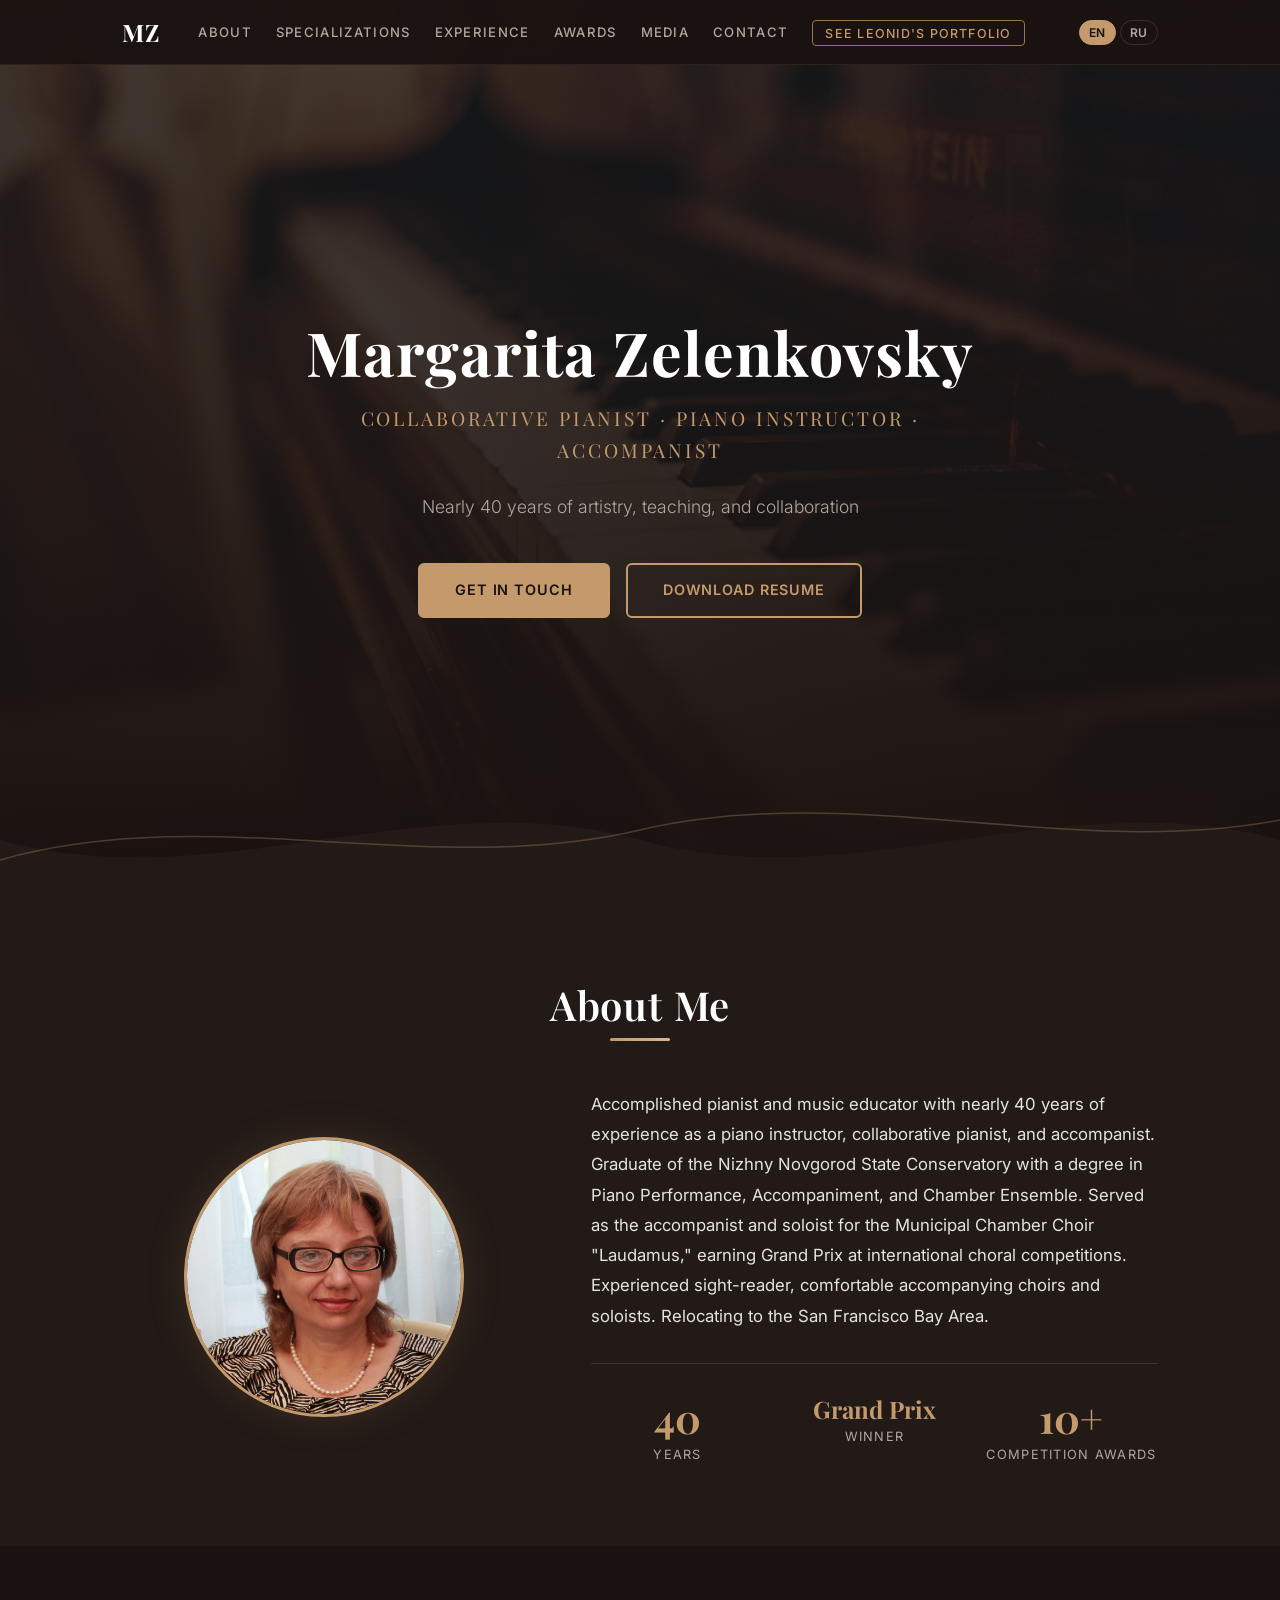
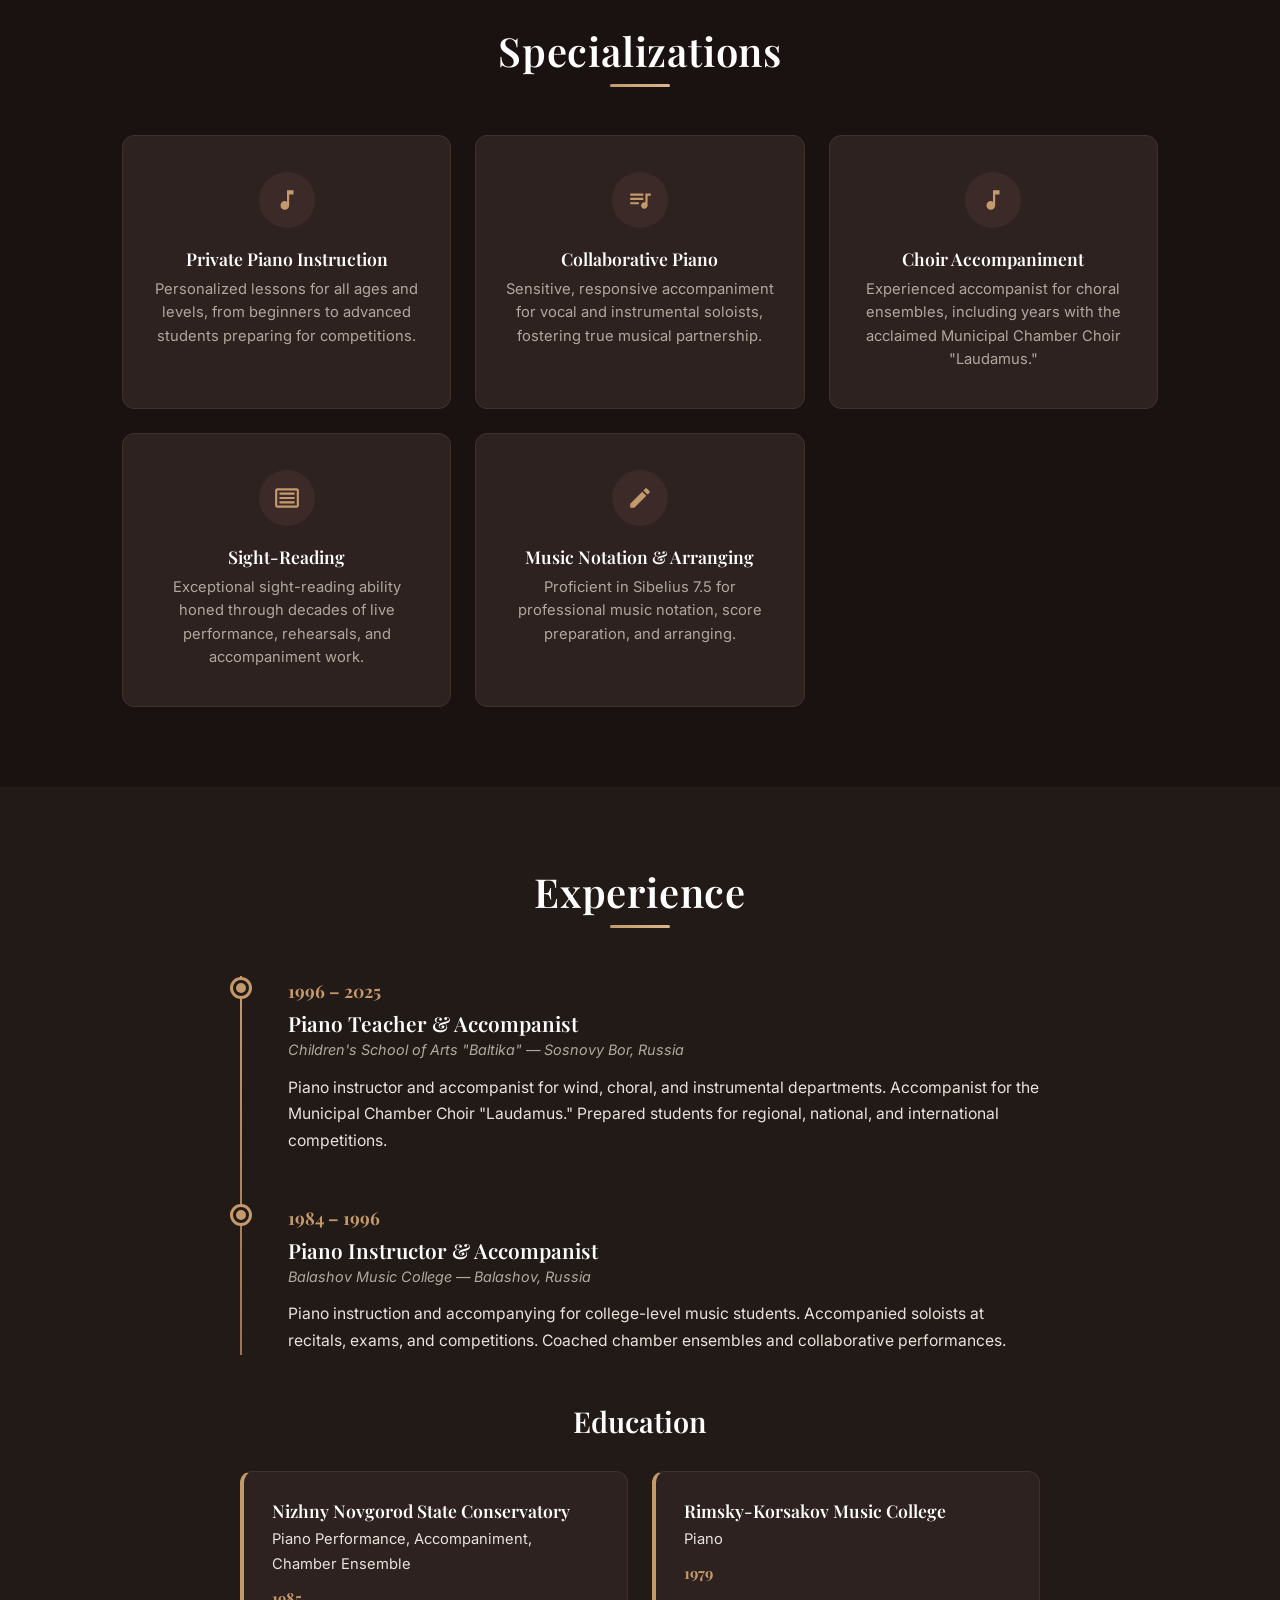
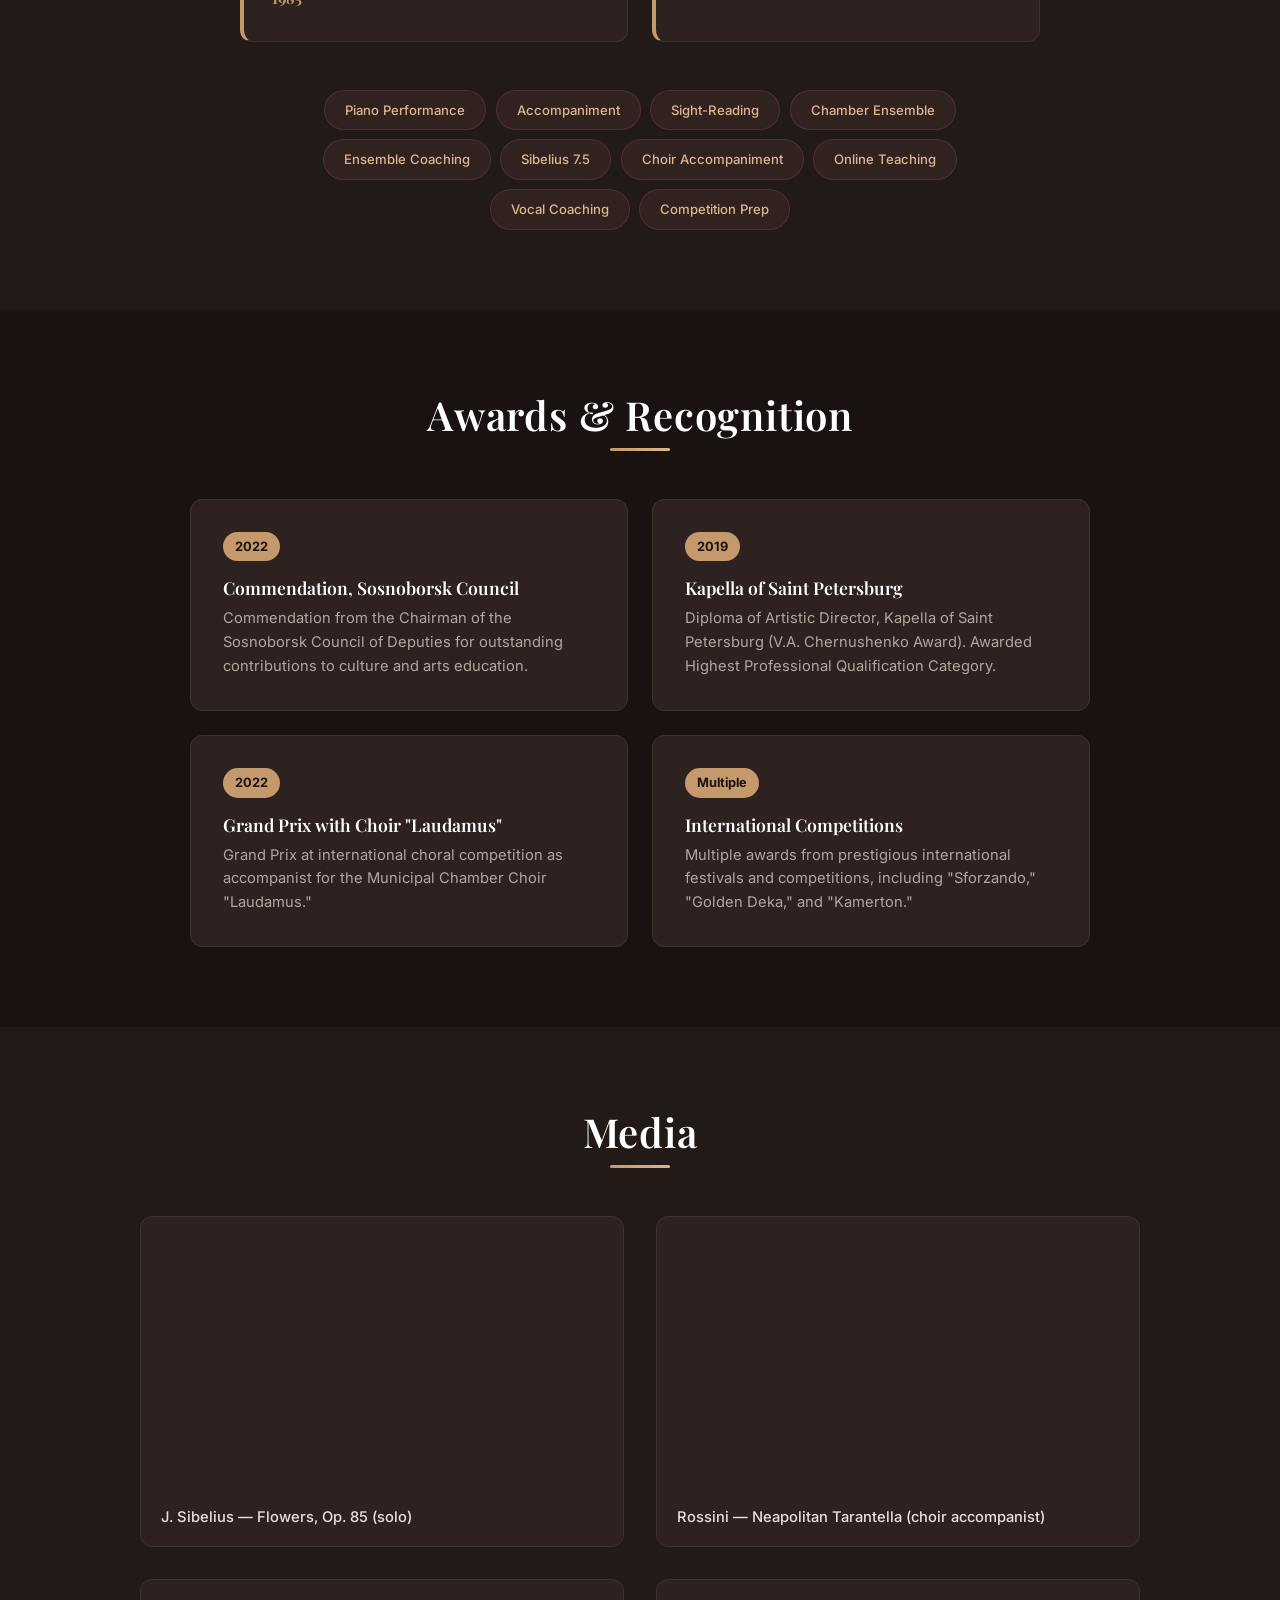
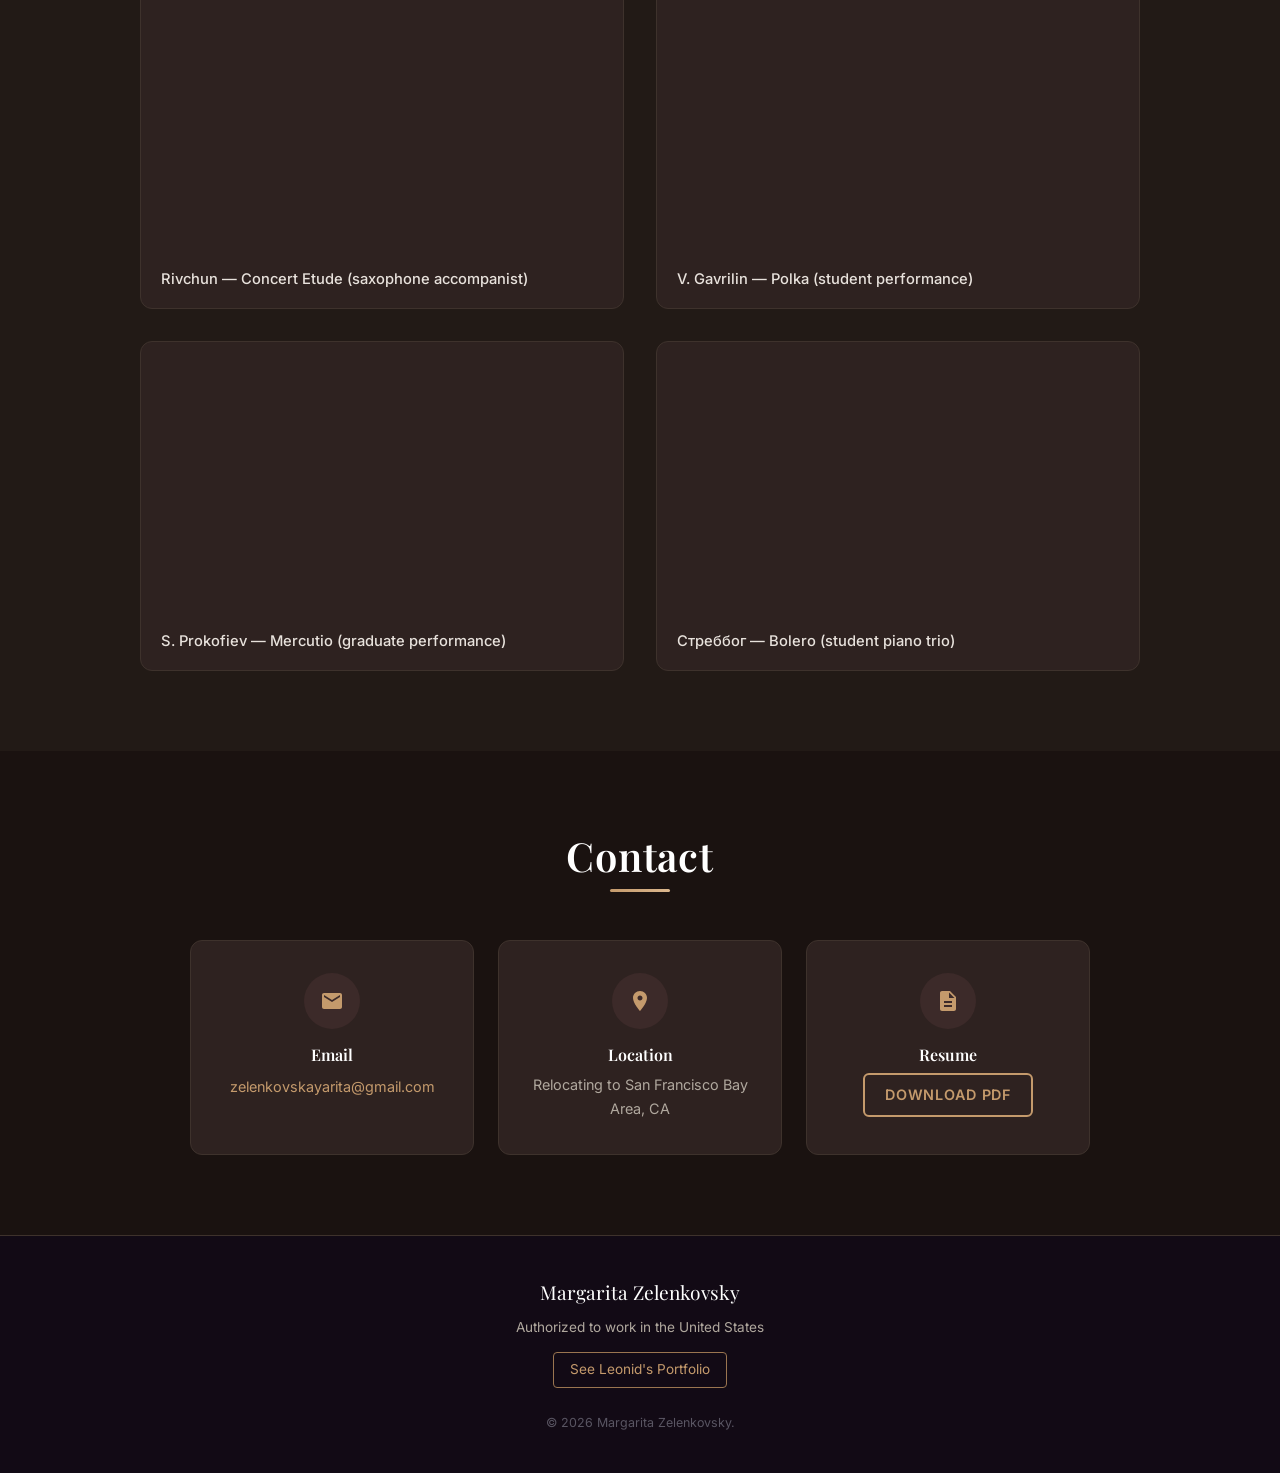
<file: index.html>
<!DOCTYPE html>
<html lang="en" data-lang="en">
<head>
  <meta charset="UTF-8">
  <meta name="viewport" content="width=device-width, initial-scale=1.0">
  <meta name="description" content="Margarita Zelenkovsky — Collaborative Pianist, Piano Instructor, and Accompanist with nearly 40 years of experience. Relocating to the San Francisco Bay Area.">
  <title>Margarita Zelenkovsky | Collaborative Pianist &amp; Piano Instructor</title>

  <!-- Google Fonts -->
  <link rel="preconnect" href="https://fonts.googleapis.com">
  <link rel="preconnect" href="https://fonts.gstatic.com" crossorigin>
  <link href="https://fonts.googleapis.com/css2?family=Inter:wght@300;400;500;600;700&family=Playfair+Display:ital,wght@0,400;0,600;0,700;1,400&display=swap" rel="stylesheet">

  <link rel="stylesheet" href="style.css">
</head>
<body>

<!-- ===================== NAVIGATION ===================== -->
<nav class="navbar">
  <div class="container nav-container">
    <a href="#hero" class="nav-logo">MZ</a>

    <ul class="nav-links">
      <li><a href="#about"><span class="en">About</span><span class="ru">Обо мне</span></a></li>
      <li><a href="#specializations"><span class="en">Specializations</span><span class="ru">Специализации</span></a></li>
      <li><a href="#experience"><span class="en">Experience</span><span class="ru">Опыт</span></a></li>
      <li><a href="#awards"><span class="en">Awards</span><span class="ru">Награды</span></a></li>
      <li><a href="#media"><span class="en">Media</span><span class="ru">Медиа</span></a></li>
      <li><a href="#contact"><span class="en">Contact</span><span class="ru">Контакты</span></a></li>
      <li><a href="https://leonid.zelenkovsky.com" class="nav-partner"><span class="en">See Leonid's Portfolio</span><span class="ru">Портфолио Леонида</span></a></li>
    </ul>

    <div class="lang-toggle">
      <button class="lang-btn active" data-lang="en" onclick="setLang('en')">EN</button>
      <button class="lang-btn" data-lang="ru" onclick="setLang('ru')">RU</button>
    </div>

    <button class="nav-toggle" aria-label="Toggle navigation" onclick="toggleMobileMenu()">
      <span></span><span></span><span></span>
    </button>
  </div>
</nav>

<!-- Mobile menu overlay (outside navbar to avoid stacking context issues) -->
<div class="mobile-menu" id="mobileMenu">
  <button class="mobile-close" aria-label="Close menu" onclick="toggleMobileMenu()">&times;</button>
  <ul class="mobile-menu-links">
    <li><a href="#about" onclick="toggleMobileMenu()"><span class="en">About</span><span class="ru">Обо мне</span></a></li>
    <li><a href="#specializations" onclick="toggleMobileMenu()"><span class="en">Specializations</span><span class="ru">Специализации</span></a></li>
    <li><a href="#experience" onclick="toggleMobileMenu()"><span class="en">Experience</span><span class="ru">Опыт</span></a></li>
    <li><a href="#awards" onclick="toggleMobileMenu()"><span class="en">Awards</span><span class="ru">Награды</span></a></li>
    <li><a href="#media" onclick="toggleMobileMenu()"><span class="en">Media</span><span class="ru">Медиа</span></a></li>
    <li><a href="#contact" onclick="toggleMobileMenu()"><span class="en">Contact</span><span class="ru">Контакты</span></a></li>
    <li><a href="https://leonid.zelenkovsky.com" class="nav-partner"><span class="en">See Leonid's Portfolio</span><span class="ru">Портфолио Леонида</span></a></li>
  </ul>
  <div class="mobile-lang-toggle">
    <button class="lang-btn active" data-lang="en" onclick="setLang('en')">EN</button>
    <button class="lang-btn" data-lang="ru" onclick="setLang('ru')">RU</button>
  </div>
</div>

<!-- ===================== HERO ===================== -->
<section class="hero" id="hero">
  <div class="hero-bg-decoration">
    <!-- Decorative musical notes -->
    <svg class="hero-notes" viewBox="0 0 200 200" xmlns="http://www.w3.org/2000/svg">
      <path d="M60 30v55c-3-2-7-3-11-3-8 0-15 5-15 12s7 12 15 12 15-5 15-12V50h20V30H60z" fill="var(--accent)" opacity="0.06"/>
      <path d="M140 60v55c-3-2-7-3-11-3-8 0-15 5-15 12s7 12 15 12 15-5 15-12V80h20V60h-24z" fill="var(--accent)" opacity="0.04"/>
    </svg>
  </div>

  <div class="hero-content">
    <h1>
      <span class="en">Margarita Zelenkovsky</span>
      <span class="ru">Маргарита Зеленковская</span>
    </h1>
    <p class="hero-title">
      <span class="en">Collaborative Pianist &middot; Piano Instructor &middot; Accompanist</span>
      <span class="ru">Концертмейстер &middot; Преподаватель фортепиано &middot; Аккомпаниатор</span>
    </p>
    <p class="hero-tagline">
      <span class="en">Nearly 40 years of artistry, teaching, and collaboration</span>
      <span class="ru">Почти 40 лет искусства, преподавания и творческого сотрудничества</span>
    </p>
    <div class="hero-buttons">
      <a href="#contact" class="btn btn-primary">
        <span class="en">Get in Touch</span>
        <span class="ru">Связаться</span>
      </a>
      <a href="Margarita_Zelenkovsky_CV.pdf" download class="btn btn-outline">
        <span class="en">Download Resume</span>
        <span class="ru">Скачать резюме</span>
      </a>
    </div>
  </div>

  <!-- Decorative wave at bottom -->
  <div class="hero-wave">
    <svg viewBox="0 0 1440 120" xmlns="http://www.w3.org/2000/svg" preserveAspectRatio="none">
      <path d="M0,60 C240,120 480,0 720,60 C960,120 1200,0 1440,60 L1440,120 L0,120 Z" fill="var(--bg-secondary)"/>
      <path d="M0,80 C240,20 480,100 720,50 C960,0 1200,80 1440,40" stroke="var(--accent)" stroke-width="1.5" fill="none" opacity="0.3"/>
    </svg>
  </div>
</section>

<!-- ===================== ABOUT ===================== -->
<section id="about" class="section-alt">
  <div class="container">
    <h2 class="section-title">
      <span class="en">About Me</span>
      <span class="ru">Обо мне</span>
    </h2>
    <div class="section-title-underline"></div>

    <div class="about-grid">
      <div class="about-image-wrapper">
        <img src="margarita-photo.jpg" alt="Margarita Zelenkovsky" class="about-photo">
      </div>

      <div class="about-text">
        <p class="en">Accomplished pianist and music educator with nearly 40 years of experience as a piano instructor, collaborative pianist, and accompanist. Graduate of the Nizhny Novgorod State Conservatory with a degree in Piano Performance, Accompaniment, and Chamber Ensemble. Served as the accompanist and soloist for the Municipal Chamber Choir "Laudamus," earning Grand Prix at international choral competitions. Experienced sight-reader, comfortable accompanying choirs and soloists. Relocating to the San Francisco Bay Area.</p>
        <p class="ru">Пианистка и музыкальный педагог с почти 40-летним опытом работы преподавателем фортепиано, концертмейстером и аккомпаниатором. Выпускница Нижегородской государственной консерватории по специальности фортепиано, концертмейстерство и солистка камерного ансамбля. Концертмейстер Муниципального камерного хора «Лаудамус», обладатель Гран-при международных хоровых конкурсов. Отличное чтение с листа, опыт аккомпанемента хоров и солистов. Переезжает в район Сан-Франциско Bay Area.</p>

        <div class="about-stats">
          <div class="stat-item">
            <span class="stat-number">40</span>
            <span class="stat-label">
              <span class="en">Years</span>
              <span class="ru">Лет</span>
            </span>
          </div>
          <div class="stat-item">
            <span class="stat-number highlight-stat">Grand Prix</span>
            <span class="stat-label">
              <span class="en">Winner</span>
              <span class="ru">Победитель</span>
            </span>
          </div>
          <div class="stat-item">
            <span class="stat-number">10+</span>
            <span class="stat-label">
              <span class="en">Competition Awards</span>
              <span class="ru">Наград конкурсов</span>
            </span>
          </div>
        </div>
      </div>
    </div>
  </div>
</section>

<!-- ===================== SPECIALIZATIONS ===================== -->
<section id="specializations">
  <div class="container">
    <h2 class="section-title">
      <span class="en">Specializations</span>
      <span class="ru">Специализации</span>
    </h2>
    <div class="section-title-underline"></div>

    <div class="spec-grid">

      <div class="spec-card">
        <div class="spec-icon">
          <svg xmlns="http://www.w3.org/2000/svg" viewBox="0 0 24 24"><path d="M12 3v10.55c-.59-.34-1.27-.55-2-.55C7.79 13 6 14.79 6 17s1.79 4 4 4 4-1.79 4-4V7h4V3h-6z"/></svg>
        </div>
        <h3><span class="en">Private Piano Instruction</span><span class="ru">Индивидуальные уроки фортепиано</span></h3>
        <p><span class="en">Personalized lessons for all ages and levels, from beginners to advanced students preparing for competitions.</span><span class="ru">Индивидуальные занятия для всех возрастов и уровней, от начинающих до продвинутых учеников, готовящихся к конкурсам.</span></p>
      </div>

      <div class="spec-card">
        <div class="spec-icon">
          <svg xmlns="http://www.w3.org/2000/svg" viewBox="0 0 24 24"><path d="M15 6H3v2h12V6zm0 4H3v2h12v-2zM3 16h8v-2H3v2zM17 6v8.18c-.31-.11-.65-.18-1-.18-1.66 0-3 1.34-3 3s1.34 3 3 3 3-1.34 3-3V8h3V6h-5z"/></svg>
        </div>
        <h3><span class="en">Collaborative Piano</span><span class="ru">Концертмейстерство</span></h3>
        <p><span class="en">Sensitive, responsive accompaniment for vocal and instrumental soloists, fostering true musical partnership.</span><span class="ru">Чуткий и отзывчивый аккомпанемент для вокалистов и инструменталистов, создание истинного музыкального партнёрства.</span></p>
      </div>

      <div class="spec-card">
        <div class="spec-icon">
          <svg xmlns="http://www.w3.org/2000/svg" viewBox="0 0 24 24"><path d="M12 3l.01 10.55c-.59-.34-1.27-.55-2-.55C7.79 13 6 14.79 6 17s1.79 4 4.01 4 3.99-1.79 3.99-4V7h4V3H12z"/></svg>
        </div>
        <h3><span class="en">Choir Accompaniment</span><span class="ru">Хоровой аккомпанемент</span></h3>
        <p><span class="en">Experienced accompanist for choral ensembles, including years with the acclaimed Municipal Chamber Choir "Laudamus."</span><span class="ru">Опытный концертмейстер хоровых коллективов, включая многолетнюю работу с Муниципальным камерным хором «Лаудамус».</span></p>
      </div>

      <div class="spec-card">
        <div class="spec-icon">
          <svg xmlns="http://www.w3.org/2000/svg" viewBox="0 0 24 24"><path d="M21 3H3c-1.1 0-2 .9-2 2v14c0 1.1.9 2 2 2h18c1.1 0 2-.9 2-2V5c0-1.1-.9-2-2-2zm0 16H3V5h18v14zM5 15h14v2H5zm0-4h14v2H5zm0-4h14v2H5z"/></svg>
        </div>
        <h3><span class="en">Sight-Reading</span><span class="ru">Чтение с листа</span></h3>
        <p><span class="en">Exceptional sight-reading ability honed through decades of live performance, rehearsals, and accompaniment work.</span><span class="ru">Исключительные навыки чтения с листа, отточенные десятилетиями концертной практики, репетиций и аккомпанемента.</span></p>
      </div>

      <div class="spec-card">
        <div class="spec-icon">
          <svg xmlns="http://www.w3.org/2000/svg" viewBox="0 0 24 24"><path d="M3 17.25V21h3.75L17.81 9.94l-3.75-3.75L3 17.25zM20.71 7.04c.39-.39.39-1.02 0-1.41l-2.34-2.34c-.39-.39-1.02-.39-1.41 0l-1.83 1.83 3.75 3.75 1.83-1.83z"/></svg>
        </div>
        <h3><span class="en">Music Notation &amp; Arranging</span><span class="ru">Нотная запись и аранжировка</span></h3>
        <p><span class="en">Proficient in Sibelius 7.5 for professional music notation, score preparation, and arranging.</span><span class="ru">Владение программой Sibelius 7.5 для профессиональной нотной записи, подготовки партитур и аранжировки.</span></p>
      </div>

    </div>
  </div>
</section>

<!-- ===================== EXPERIENCE ===================== -->
<section id="experience" class="section-alt">
  <div class="container">
    <h2 class="section-title">
      <span class="en">Experience</span>
      <span class="ru">Опыт работы</span>
    </h2>
    <div class="section-title-underline"></div>

    <div class="timeline">

      <div class="timeline-item">
        <div class="timeline-dot"></div>
        <span class="timeline-date">1996 &ndash; 2025</span>
        <h3>
          <span class="en">Piano Teacher &amp; Accompanist</span>
          <span class="ru">Преподаватель фортепиано и концертмейстер</span>
        </h3>
        <p class="timeline-location">
          <span class="en">Children's School of Arts "Baltika" &mdash; Sosnovy Bor, Russia</span>
          <span class="ru">ДШИ «Балтика» &mdash; Сосновый Бор, Россия</span>
        </p>
        <p class="timeline-desc">
          <span class="en">Piano instructor and accompanist for wind, choral, and instrumental departments. Accompanist for the Municipal Chamber Choir "Laudamus." Prepared students for regional, national, and international competitions.</span>
          <span class="ru">Преподаватель фортепиано и концертмейстер духового, хорового и инструментального отделений. Концертмейстер Муниципального камерного хора «Лаудамус». Подготовка учеников к региональным, всероссийским и международным конкурсам.</span>
        </p>
      </div>

      <div class="timeline-item">
        <div class="timeline-dot"></div>
        <span class="timeline-date">1984 &ndash; 1996</span>
        <h3>
          <span class="en">Piano Instructor &amp; Accompanist</span>
          <span class="ru">Преподаватель фортепиано и концертмейстер</span>
        </h3>
        <p class="timeline-location">
          <span class="en">Balashov Music College &mdash; Balashov, Russia</span>
          <span class="ru">Балашовское музыкальное училище &mdash; Балашов, Россия</span>
        </p>
        <p class="timeline-desc">
          <span class="en">Piano instruction and accompanying for college-level music students. Accompanied soloists at recitals, exams, and competitions. Coached chamber ensembles and collaborative performances.</span>
          <span class="ru">Преподавание фортепиано и концертмейстерство для студентов музыкального училища. Аккомпанемент солистам на зачётах, экзаменах и конкурсах. Руководство камерными ансамблями.</span>
        </p>
      </div>

    </div>

    <!-- Education -->
    <h3 class="subsection-title">
      <span class="en">Education</span>
      <span class="ru">Образование</span>
    </h3>

    <div class="edu-grid">
      <div class="edu-card">
        <h4>
          <span class="en">Nizhny Novgorod State Conservatory</span>
          <span class="ru">Нижегородская государственная консерватория</span>
        </h4>
        <p class="edu-degree">
          <span class="en">Piano Performance, Accompaniment, Chamber Ensemble</span>
          <span class="ru">Фортепиано, концертмейстерство, камерный ансамбль</span>
        </p>
        <span class="edu-year">1985</span>
      </div>
      <div class="edu-card">
        <h4>
          <span class="en">Rimsky-Korsakov Music College</span>
          <span class="ru">Музыкальное училище им. Римского-Корсакова</span>
        </h4>
        <p class="edu-degree">
          <span class="en">Piano</span>
          <span class="ru">Фортепиано</span>
        </p>
        <span class="edu-year">1979</span>
      </div>
    </div>

    <!-- Skills -->
    <div class="skills-wrap">
      <span class="skill-tag">Piano Performance</span>
      <span class="skill-tag">Accompaniment</span>
      <span class="skill-tag">Sight-Reading</span>
      <span class="skill-tag">Chamber Ensemble</span>
      <span class="skill-tag">Ensemble Coaching</span>
      <span class="skill-tag">Sibelius 7.5</span>
      <span class="skill-tag">Choir Accompaniment</span>
      <span class="skill-tag">Online Teaching</span>
      <span class="skill-tag">Vocal Coaching</span>
      <span class="skill-tag">Competition Prep</span>
    </div>
  </div>
</section>

<!-- ===================== AWARDS ===================== -->
<section id="awards">
  <div class="container">
    <h2 class="section-title">
      <span class="en">Awards &amp; Recognition</span>
      <span class="ru">Награды и достижения</span>
    </h2>
    <div class="section-title-underline"></div>

    <div class="awards-grid">

      <div class="award-card">
        <span class="award-year-badge">2022</span>
        <h3><span class="en">Commendation, Sosnoborsk Council</span><span class="ru">Благодарность Совета депутатов Соснового Бора</span></h3>
        <p><span class="en">Commendation from the Chairman of the Sosnoborsk Council of Deputies for outstanding contributions to culture and arts education.</span><span class="ru">Благодарность председателя Совета депутатов Соснового Бора за выдающийся вклад в культуру и художественное образование.</span></p>
      </div>

      <div class="award-card">
        <span class="award-year-badge">2019</span>
        <h3><span class="en">Kapella of Saint Petersburg</span><span class="ru">Капелла Санкт-Петербурга</span></h3>
        <p><span class="en">Diploma of Artistic Director, Kapella of Saint Petersburg (V.A. Chernushenko Award). Awarded Highest Professional Qualification Category.</span><span class="ru">Диплом Капеллы Санкт-Петербурга (премия В.А. Чернушенко). Присвоена Высшая квалификационная категория.</span></p>
      </div>

      <div class="award-card">
        <span class="award-year-badge">2022</span>
        <h3><span class="en">Grand Prix with Choir "Laudamus"</span><span class="ru">Гран-при с хором «Лаудамус»</span></h3>
        <p><span class="en">Grand Prix at international choral competition as accompanist for the Municipal Chamber Choir "Laudamus."</span><span class="ru">Гран-при международного хорового конкурса в качестве концертмейстера Муниципального камерного хора «Лаудамус».</span></p>
      </div>

      <div class="award-card">
        <span class="award-year-badge"><span class="en">Multiple</span><span class="ru">Многокр.</span></span>
        <h3><span class="en">International Competitions</span><span class="ru">Международные конкурсы</span></h3>
        <p><span class="en">Multiple awards from prestigious international festivals and competitions, including "Sforzando," "Golden Deka," and "Kamerton."</span><span class="ru">Многочисленные награды престижных международных фестивалей и конкурсов: «Сфорцандо», «Золотая дека», «Камертон».</span></p>
      </div>

    </div>
  </div>
</section>

<!-- ===================== MEDIA ===================== -->
<section id="media" class="section-alt">
  <div class="container">
    <h2 class="section-title">
      <span class="en">Media</span>
      <span class="ru">Медиа</span>
    </h2>
    <div class="section-title-underline"></div>

    <div class="video-grid">

      <div class="video-item">
        <div class="video-wrapper">
          <iframe src="https://www.youtube.com/embed/g_T-hk6uo3Y" title="J. Sibelius — Flowers, Op. 85" frameborder="0" allow="accelerometer; autoplay; clipboard-write; encrypted-media; gyroscope; picture-in-picture" allowfullscreen loading="lazy"></iframe>
        </div>
        <p class="video-caption"><span class="en">J. Sibelius — Flowers, Op. 85 (solo)</span><span class="ru">Я. Сибелиус — «Цветы», Op. 85 (соло)</span></p>
      </div>

      <div class="video-item">
        <div class="video-wrapper">
          <iframe src="https://www.youtube.com/embed/HNz_G8EpF3Y" title="Rossini — Neapolitan Tarantella (Laudamus choir)" frameborder="0" allow="accelerometer; autoplay; clipboard-write; encrypted-media; gyroscope; picture-in-picture" allowfullscreen loading="lazy"></iframe>
        </div>
        <p class="video-caption"><span class="en">Rossini — Neapolitan Tarantella (choir accompanist)</span><span class="ru">Россини — «Неаполитанская тарантелла» (хоровой концертмейстер)</span></p>
      </div>

      <div class="video-item">
        <div class="video-wrapper">
          <iframe src="https://www.youtube.com/embed/KHZQxI7c5g0" title="Rivchun — Concert Etude (saxophone accompaniment)" frameborder="0" allow="accelerometer; autoplay; clipboard-write; encrypted-media; gyroscope; picture-in-picture" allowfullscreen loading="lazy"></iframe>
        </div>
        <p class="video-caption"><span class="en">Rivchun — Concert Etude (saxophone accompanist)</span><span class="ru">Ривчун — «Концертный этюд» (аккомпанемент саксофона)</span></p>
      </div>

      <div class="video-item">
        <div class="video-wrapper">
          <iframe src="https://www.youtube.com/embed/MUVuFVZdbnk" title="V. Gavrilin — Polka (student performance)" frameborder="0" allow="accelerometer; autoplay; clipboard-write; encrypted-media; gyroscope; picture-in-picture" allowfullscreen loading="lazy"></iframe>
        </div>
        <p class="video-caption"><span class="en">V. Gavrilin — Polka (student performance)</span><span class="ru">В. Гаврилин — «Полька» (исполняют ученики)</span></p>
      </div>

      <div class="video-item">
        <div class="video-wrapper">
          <iframe src="https://www.youtube.com/embed/TqkS-S8j7K0" title="S. Prokofiev — Mercutio (graduate performance)" frameborder="0" allow="accelerometer; autoplay; clipboard-write; encrypted-media; gyroscope; picture-in-picture" allowfullscreen loading="lazy"></iframe>
        </div>
        <p class="video-caption"><span class="en">S. Prokofiev — Mercutio (graduate performance)</span><span class="ru">С. Прокофьев — «Меркуцио» (исполняет выпускница)</span></p>
      </div>

      <div class="video-item">
        <div class="video-wrapper">
          <iframe src="https://www.youtube.com/embed/-mqcdATdxGg" title="Стреббог — Болеро (student piano trio)" frameborder="0" allow="accelerometer; autoplay; clipboard-write; encrypted-media; gyroscope; picture-in-picture" allowfullscreen loading="lazy"></iframe>
        </div>
        <p class="video-caption"><span class="en">Стреббог — Bolero (student piano trio)</span><span class="ru">Стреббог — «Болеро» (фортепианное трио, ученики)</span></p>
      </div>

    </div>
  </div>
</section>

<!-- ===================== CONTACT ===================== -->
<section id="contact">
  <div class="container">
    <h2 class="section-title">
      <span class="en">Contact</span>
      <span class="ru">Контакты</span>
    </h2>
    <div class="section-title-underline"></div>

    <div class="contact-grid">

      <div class="contact-card">
        <div class="contact-icon">
          <svg xmlns="http://www.w3.org/2000/svg" viewBox="0 0 24 24"><path d="M20 4H4c-1.1 0-1.99.9-1.99 2L2 18c0 1.1.9 2 2 2h16c1.1 0 2-.9 2-2V6c0-1.1-.9-2-2-2zm0 4l-8 5-8-5V6l8 5 8-5v2z"/></svg>
        </div>
        <h3><span class="en">Email</span><span class="ru">Эл. почта</span></h3>
        <a href="mailto:zelenkovskayarita@gmail.com">zelenkovskayarita@gmail.com</a>
      </div>

      <div class="contact-card">
        <div class="contact-icon">
          <svg xmlns="http://www.w3.org/2000/svg" viewBox="0 0 24 24"><path d="M12 2C8.13 2 5 5.13 5 9c0 5.25 7 13 7 13s7-7.75 7-13c0-3.87-3.13-7-7-7zm0 9.5c-1.38 0-2.5-1.12-2.5-2.5s1.12-2.5 2.5-2.5 2.5 1.12 2.5 2.5-1.12 2.5-2.5 2.5z"/></svg>
        </div>
        <h3><span class="en">Location</span><span class="ru">Местоположение</span></h3>
        <p><span class="en">Relocating to San Francisco Bay Area, CA</span><span class="ru">Переезжает в район Сан-Франциско Bay Area, Калифорния</span></p>
      </div>

      <div class="contact-card">
        <div class="contact-icon">
          <svg xmlns="http://www.w3.org/2000/svg" viewBox="0 0 24 24"><path d="M14 2H6c-1.1 0-1.99.9-1.99 2L4 20c0 1.1.89 2 1.99 2H18c1.1 0 2-.9 2-2V8l-6-6zm2 16H8v-2h8v2zm0-4H8v-2h8v2zm-3-5V3.5L18.5 9H13z"/></svg>
        </div>
        <h3><span class="en">Resume</span><span class="ru">Резюме</span></h3>
        <a href="Margarita_Zelenkovsky_CV.pdf" download class="btn btn-outline btn-sm">
          <span class="en">Download PDF</span>
          <span class="ru">Скачать PDF</span>
        </a>
      </div>

    </div>
  </div>
</section>

<!-- ===================== FOOTER ===================== -->
<footer>
  <div class="container">
    <p class="footer-name">
      <span class="en">Margarita Zelenkovsky</span>
      <span class="ru">Маргарита Зеленковская</span>
    </p>
    <p class="footer-auth">
      <span class="en">Authorized to work in the United States</span>
      <span class="ru">Имеет право на работу в США</span>
    </p>
    <a href="https://leonid.zelenkovsky.com" class="footer-partner">
      <span class="en">See Leonid's Portfolio</span>
      <span class="ru">Портфолио Леонида</span>
    </a>
    <p class="footer-copy">&copy; 2026 Margarita Zelenkovsky.</p>
  </div>
</footer>

<!-- ===================== LANGUAGE TOGGLE SCRIPT ===================== -->
<script>
function toggleMobileMenu() {
  document.getElementById('mobileMenu').classList.toggle('active');
}

function setLang(lang) {
  document.documentElement.setAttribute('data-lang', lang);
  localStorage.setItem('preferred-lang', lang);
  document.querySelectorAll('.lang-btn').forEach(b => b.classList.remove('active'));
  const activeBtn = document.querySelector('.lang-btn[data-lang="'+lang+'"]');
  if (activeBtn) activeBtn.classList.add('active');
}
document.addEventListener('DOMContentLoaded', () => {
  const saved = localStorage.getItem('preferred-lang') || 'en';
  setLang(saved);
});
</script>

</body>
</html>
</file>
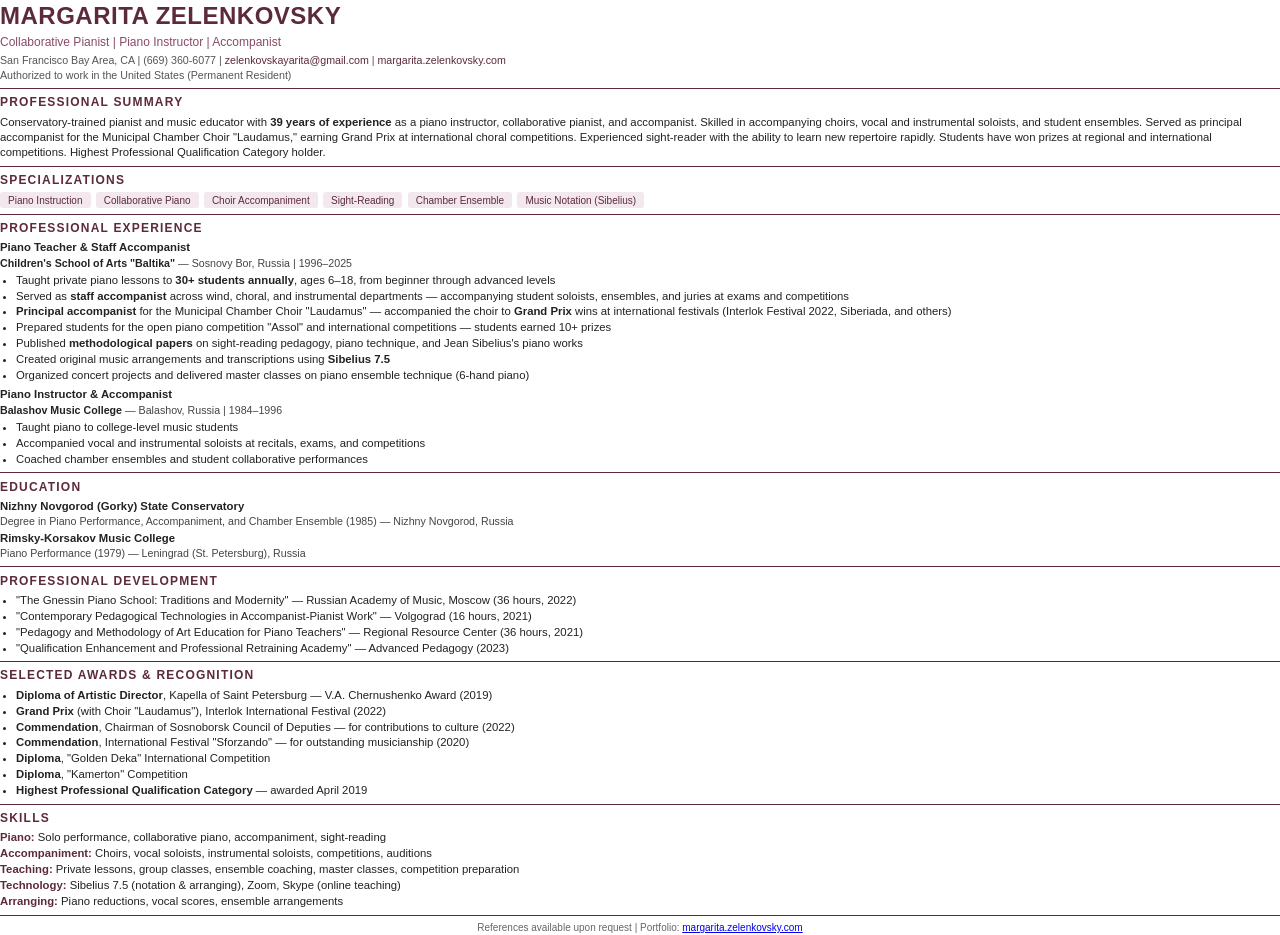
<file: Margarita_Zelenkovsky_CV.html>
<!DOCTYPE html>
<html lang="en">
<head>
<meta charset="UTF-8">
<title>Margarita Zelenkovsky — CV</title>
<style>
  @page { margin: 0.4in 0.5in; size: letter; }
  * { margin: 0; padding: 0; box-sizing: border-box; }
  body {
    font-family: 'Segoe UI', 'Helvetica Neue', Arial, sans-serif;
    font-size: 8.5pt;
    line-height: 1.35;
    color: #222;
  }
  h1 {
    font-size: 18pt;
    font-weight: 700;
    color: #5c2a3a;
    margin-bottom: 1pt;
    letter-spacing: 0.5px;
  }
  .subtitle {
    font-size: 9pt;
    color: #8a4a6a;
    font-weight: 500;
    margin-bottom: 2pt;
  }
  .contact-line {
    font-size: 8pt;
    color: #555;
    margin-bottom: 1pt;
  }
  .contact-line a { color: #5c2a3a; text-decoration: none; }
  hr {
    border: none;
    border-top: 1px solid #5c2a3a;
    margin: 4pt 0 4pt;
  }
  h2 {
    font-size: 9pt;
    font-weight: 700;
    color: #5c2a3a;
    text-transform: uppercase;
    letter-spacing: 1.2px;
    margin-bottom: 3pt;
  }
  h3 {
    font-size: 8.5pt;
    font-weight: 600;
    color: #222;
    margin-bottom: 0pt;
  }
  .org {
    font-size: 8pt;
    color: #444;
    margin-bottom: 2pt;
  }
  .org strong { color: #222; }
  ul {
    margin-left: 12pt;
    margin-bottom: 3pt;
  }
  li { margin-bottom: 0.5pt; }
  .specializations {
    display: flex;
    flex-wrap: wrap;
    gap: 4pt;
    margin-bottom: 2pt;
  }
  .spec-tag {
    background: #f3e8ee;
    color: #5c2a3a;
    padding: 1pt 6pt;
    border-radius: 2pt;
    font-size: 7.5pt;
    font-weight: 500;
  }
  .skills-grid {
    margin-bottom: 2pt;
  }
  .skills-grid p {
    margin-bottom: 0.5pt;
  }
  .skills-grid strong {
    color: #5c2a3a;
  }
  .section { margin-bottom: 3pt; }
  .small { font-size: 7.5pt; color: #666; }
</style>
</head>
<body>

<h1>MARGARITA ZELENKOVSKY</h1>
<div class="subtitle">Collaborative Pianist | Piano Instructor | Accompanist</div>
<div class="contact-line">San Francisco Bay Area, CA | (669) 360-6077 | <a href="mailto:zelenkovskayarita@gmail.com">zelenkovskayarita@gmail.com</a> | <a href="https://margarita.zelenkovsky.com">margarita.zelenkovsky.com</a></div>
<div class="contact-line">Authorized to work in the United States (Permanent Resident)</div>

<hr>

<div class="section">
<h2>Professional Summary</h2>
<p>Conservatory-trained pianist and music educator with <strong>39 years of experience</strong> as a piano instructor, collaborative pianist, and accompanist. Skilled in accompanying choirs, vocal and instrumental soloists, and student ensembles. Served as principal accompanist for the Municipal Chamber Choir "Laudamus," earning Grand Prix at international choral competitions. Experienced sight-reader with the ability to learn new repertoire rapidly. Students have won prizes at regional and international competitions. Highest Professional Qualification Category holder.</p>
</div>

<hr>

<div class="section">
<h2>Specializations</h2>
<div class="specializations">
  <span class="spec-tag">Piano Instruction</span>
  <span class="spec-tag">Collaborative Piano</span>
  <span class="spec-tag">Choir Accompaniment</span>
  <span class="spec-tag">Sight-Reading</span>
  <span class="spec-tag">Chamber Ensemble</span>
  <span class="spec-tag">Music Notation (Sibelius)</span>
</div>
</div>

<hr>

<div class="section">
<h2>Professional Experience</h2>

<h3>Piano Teacher & Staff Accompanist</h3>
<div class="org"><strong>Children's School of Arts "Baltika"</strong> — Sosnovy Bor, Russia | 1996–2025</div>
<ul>
  <li>Taught private piano lessons to <strong>30+ students annually</strong>, ages 6–18, from beginner through advanced levels</li>
  <li>Served as <strong>staff accompanist</strong> across wind, choral, and instrumental departments — accompanying student soloists, ensembles, and juries at exams and competitions</li>
  <li><strong>Principal accompanist</strong> for the Municipal Chamber Choir "Laudamus" — accompanied the choir to <strong>Grand Prix</strong> wins at international festivals (Interlok Festival 2022, Siberiada, and others)</li>
  <li>Prepared students for the open piano competition "Assol" and international competitions — students earned 10+ prizes</li>
  <li>Published <strong>methodological papers</strong> on sight-reading pedagogy, piano technique, and Jean Sibelius's piano works</li>
  <li>Created original music arrangements and transcriptions using <strong>Sibelius 7.5</strong></li>
  <li>Organized concert projects and delivered master classes on piano ensemble technique (6-hand piano)</li>
</ul>

<h3>Piano Instructor & Accompanist</h3>
<div class="org"><strong>Balashov Music College</strong> — Balashov, Russia | 1984–1996</div>
<ul>
  <li>Taught piano to college-level music students</li>
  <li>Accompanied vocal and instrumental soloists at recitals, exams, and competitions</li>
  <li>Coached chamber ensembles and student collaborative performances</li>
</ul>
</div>

<hr>

<div class="section">
<h2>Education</h2>
<h3>Nizhny Novgorod (Gorky) State Conservatory</h3>
<div class="org">Degree in Piano Performance, Accompaniment, and Chamber Ensemble (1985) — Nizhny Novgorod, Russia</div>
<h3 style="margin-top: 2pt;">Rimsky-Korsakov Music College</h3>
<div class="org">Piano Performance (1979) — Leningrad (St. Petersburg), Russia</div>
</div>

<hr>

<div class="section">
<h2>Professional Development</h2>
<ul>
  <li>"The Gnessin Piano School: Traditions and Modernity" — Russian Academy of Music, Moscow (36 hours, 2022)</li>
  <li>"Contemporary Pedagogical Technologies in Accompanist-Pianist Work" — Volgograd (16 hours, 2021)</li>
  <li>"Pedagogy and Methodology of Art Education for Piano Teachers" — Regional Resource Center (36 hours, 2021)</li>
  <li>"Qualification Enhancement and Professional Retraining Academy" — Advanced Pedagogy (2023)</li>
</ul>
</div>

<hr>

<div class="section">
<h2>Selected Awards & Recognition</h2>
<ul>
  <li><strong>Diploma of Artistic Director</strong>, Kapella of Saint Petersburg — V.A. Chernushenko Award (2019)</li>
  <li><strong>Grand Prix</strong> (with Choir "Laudamus"), Interlok International Festival (2022)</li>
  <li><strong>Commendation</strong>, Chairman of Sosnoborsk Council of Deputies — for contributions to culture (2022)</li>
  <li><strong>Commendation</strong>, International Festival "Sforzando" — for outstanding musicianship (2020)</li>
  <li><strong>Diploma</strong>, "Golden Deka" International Competition</li>
  <li><strong>Diploma</strong>, "Kamerton" Competition</li>
  <li><strong>Highest Professional Qualification Category</strong> — awarded April 2019</li>
</ul>
</div>

<hr>

<div class="section">
<h2>Skills</h2>
<div class="skills-grid">
  <p><strong>Piano:</strong> Solo performance, collaborative piano, accompaniment, sight-reading</p>
  <p><strong>Accompaniment:</strong> Choirs, vocal soloists, instrumental soloists, competitions, auditions</p>
  <p><strong>Teaching:</strong> Private lessons, group classes, ensemble coaching, master classes, competition preparation</p>
  <p><strong>Technology:</strong> Sibelius 7.5 (notation & arranging), Zoom, Skype (online teaching)</p>
  <p><strong>Arranging:</strong> Piano reductions, vocal scores, ensemble arrangements</p>
</div>
</div>

<hr>

<p class="small" style="text-align: center; margin-top: 2pt;">References available upon request | Portfolio: <a href="https://margarita.zelenkovsky.com">margarita.zelenkovsky.com</a></p>

</body>
</html>
</file>
<file: style.css>
/* ============================================
   Margarita Zelenkovsky — Portfolio Website
   Dark theme with rose gold accents
   Fonts: Playfair Display + Inter
   ============================================ */

/* ---------- CSS Variables ---------- */
:root {
  --bg-primary: #1a1210;
  --bg-secondary: #221a16;
  --bg-card: #2e2220;
  --accent: #c49a6c;
  --accent-light: #dbb78e;
  --accent-dark: #9a7550;
  --text-primary: #e8e2dc;
  --text-secondary: #b0a89e;
  --text-heading: #ffffff;
  --border: #3e322c;
}

/* ---------- Language switching ---------- */
[data-lang="en"] .ru { display: none; }
[data-lang="ru"] .en { display: none; }

/* ---------- Reset & Base ---------- */
*,
*::before,
*::after {
  margin: 0;
  padding: 0;
  box-sizing: border-box;
}

html {
  scroll-behavior: smooth;
  font-size: 16px;
}

body {
  font-family: 'Inter', sans-serif;
  color: var(--text-primary);
  background: var(--bg-primary);
  line-height: 1.7;
  -webkit-font-smoothing: antialiased;
}

img { max-width: 100%; display: block; }

a {
  color: var(--accent);
  text-decoration: none;
  transition: color 0.3s ease;
}
a:hover { color: var(--accent-light); }

h1, h2, h3, h4 {
  font-family: 'Playfair Display', serif;
  font-weight: 600;
  line-height: 1.25;
  color: var(--text-heading);
}

/* ---------- Utility ---------- */
.container {
  max-width: 1100px;
  margin: 0 auto;
  padding: 0 2rem;
}

.section-title {
  font-size: 2.5rem;
  color: var(--text-heading);
  text-align: center;
  margin-bottom: 0.5rem;
  letter-spacing: 0.02em;
}

.section-title-underline {
  width: 60px;
  height: 3px;
  background: linear-gradient(90deg, var(--accent), var(--accent-light));
  margin: 0 auto 3rem;
  border-radius: 2px;
}

section {
  padding: 5rem 0;
  background: var(--bg-primary);
}

section.section-alt {
  background: var(--bg-secondary);
}

/* ---------- Navigation ---------- */
.navbar {
  position: fixed;
  top: 0;
  left: 0;
  right: 0;
  z-index: 1000;
  background: rgba(26, 18, 16, 0.95);
  backdrop-filter: blur(12px);
  -webkit-backdrop-filter: blur(12px);
  border-bottom: 1px solid rgba(62, 50, 44, 0.5);
}

.nav-container {
  display: flex;
  align-items: center;
  justify-content: space-between;
  height: 64px;
}

.nav-logo {
  font-family: 'Playfair Display', serif;
  font-size: 1.5rem;
  color: var(--text-heading);
  font-weight: 700;
  letter-spacing: 0.05em;
}
.nav-logo:hover { color: var(--accent); }

.nav-links {
  display: flex;
  list-style: none;
  gap: 1.5rem;
  align-items: center;
}

.nav-links a {
  color: var(--text-secondary);
  font-size: 0.82rem;
  text-transform: uppercase;
  letter-spacing: 0.1em;
  font-weight: 500;
  transition: color 0.3s;
  padding: 0.25rem 0;
  position: relative;
}

.nav-links a::after {
  content: '';
  position: absolute;
  bottom: -2px;
  left: 0;
  width: 0;
  height: 2px;
  background: var(--accent);
  transition: width 0.3s ease;
}

.nav-links a:hover {
  color: var(--text-heading);
}

.nav-links a:hover::after {
  width: 100%;
}

.nav-partner {
  color: var(--accent) !important;
  font-size: 0.78rem !important;
  border: 1px solid var(--accent-dark);
  padding: 0.3rem 0.75rem !important;
  border-radius: 4px;
}
.nav-partner:hover {
  background: var(--accent-dark);
  color: var(--text-heading) !important;
}
.nav-partner::after { display: none !important; }

/* Language toggle */
.lang-toggle {
  display: flex;
  gap: 0.25rem;
  margin-left: 1rem;
}

.lang-btn {
  background: transparent;
  border: 1px solid var(--border);
  color: var(--text-secondary);
  padding: 0.25rem 0.6rem;
  border-radius: 20px;
  font-size: 0.75rem;
  font-weight: 600;
  cursor: pointer;
  transition: all 0.3s ease;
  font-family: 'Inter', sans-serif;
}

.lang-btn:hover {
  border-color: var(--accent);
  color: var(--accent);
}

.lang-btn.active {
  background: var(--accent);
  border-color: var(--accent);
  color: var(--bg-primary);
}

/* Mobile nav toggle */
.nav-toggle {
  display: none;
  flex-direction: column;
  cursor: pointer;
  gap: 5px;
  background: none;
  border: none;
  padding: 4px;
}

.nav-toggle span {
  display: block;
  width: 25px;
  height: 2px;
  background: var(--text-primary);
  transition: 0.3s;
}

/* Mobile menu overlay (outside navbar) */
.mobile-menu {
  display: none;
  position: fixed;
  top: 0;
  left: 0;
  width: 100%;
  height: 100%;
  background: #1a1210;
  z-index: 10000;
  flex-direction: column;
  align-items: center;
  justify-content: center;
  gap: 2rem;
}

.mobile-menu.active {
  display: flex;
}

.mobile-close {
  position: absolute;
  top: 1.2rem;
  right: 1.2rem;
  font-size: 2rem;
  color: var(--text-primary);
  background: none;
  border: none;
  cursor: pointer;
  padding: 0.5rem;
  line-height: 1;
}

.mobile-close:hover {
  color: var(--accent);
}

.mobile-menu-links {
  list-style: none;
  text-align: center;
  display: flex;
  flex-direction: column;
  gap: 1.5rem;
}

.mobile-menu-links a {
  font-size: 1.15rem;
  font-weight: 500;
  color: var(--text-primary);
  text-transform: uppercase;
  letter-spacing: 2px;
  transition: color 0.3s;
}

.mobile-menu-links a:hover {
  color: var(--accent);
}

.mobile-lang-toggle {
  display: flex;
  gap: 0.5rem;
}

.mobile-lang-toggle .lang-btn {
  padding: 8px 16px;
  font-size: 0.85rem;
}

/* ---------- Hero ---------- */
.hero {
  position: relative;
  min-height: 100vh;
  display: flex;
  align-items: center;
  justify-content: center;
  text-align: center;
  background: var(--bg-primary);
  overflow: hidden;
  padding: 6rem 2rem 4rem;
}

.hero::before {
  content: '';
  position: absolute;
  top: 0;
  left: 0;
  right: 0;
  bottom: 0;
  background: url('hero-bg.jpg') center center / cover no-repeat;
  background-attachment: fixed;
  opacity: 0.35;
  z-index: 0;
}

.hero::after {
  content: '';
  position: absolute;
  top: 0;
  left: 0;
  right: 0;
  bottom: 0;
  background: linear-gradient(to bottom, rgba(26,18,16,0.3) 0%, rgba(26,18,16,0.7) 60%, var(--bg-primary) 100%);
  z-index: 1;
}

.hero-bg-decoration {
  position: absolute;
  top: 0;
  left: 0;
  right: 0;
  bottom: 0;
  pointer-events: none;
}

.hero-notes {
  position: absolute;
  top: 10%;
  right: 5%;
  width: 300px;
  height: 300px;
  opacity: 0.5;
}

.hero-content {
  position: relative;
  z-index: 3;
  max-width: 700px;
}

.hero-content h1 {
  font-size: 3.8rem;
  color: var(--text-heading);
  font-weight: 700;
  margin-bottom: 0.75rem;
  letter-spacing: 0.02em;
}

.hero-title {
  font-family: 'Playfair Display', serif;
  font-size: 1.2rem;
  color: var(--accent);
  letter-spacing: 0.15em;
  text-transform: uppercase;
  font-weight: 400;
  margin-bottom: 1.5rem;
  display: block;
}

.hero-tagline {
  font-size: 1.1rem;
  color: var(--text-secondary);
  max-width: 550px;
  margin: 0 auto 2.5rem;
  font-weight: 300;
  line-height: 1.8;
}

.hero-buttons {
  display: flex;
  gap: 1rem;
  justify-content: center;
  flex-wrap: wrap;
}

.hero-wave {
  position: absolute;
  bottom: 0;
  left: 0;
  right: 0;
  height: 120px;
  pointer-events: none;
  z-index: 2;
}

.hero-wave svg {
  width: 100%;
  height: 100%;
}

/* ---------- Buttons ---------- */
.btn {
  display: inline-block;
  padding: 0.85rem 2.2rem;
  border-radius: 6px;
  font-size: 0.9rem;
  font-weight: 600;
  letter-spacing: 0.06em;
  text-transform: uppercase;
  transition: all 0.3s ease;
  cursor: pointer;
  border: 2px solid transparent;
  font-family: 'Inter', sans-serif;
}

.btn-primary {
  background: var(--accent);
  color: var(--bg-primary);
  border-color: var(--accent);
}

.btn-primary:hover {
  background: var(--accent-light);
  border-color: var(--accent-light);
  color: var(--bg-primary);
}

.btn-outline {
  background: transparent;
  color: var(--accent);
  border-color: var(--accent);
}

.btn-outline:hover {
  background: var(--accent);
  color: var(--bg-primary);
}

.btn-sm {
  padding: 0.5rem 1.25rem;
  font-size: 0.8rem;
}

/* ---------- About ---------- */
.about-grid {
  display: grid;
  grid-template-columns: 1fr 1.4fr;
  gap: 4rem;
  align-items: center;
}

.about-image-wrapper {
  display: flex;
  align-items: center;
  justify-content: center;
}

.about-photo {
  width: 280px;
  height: 280px;
  border-radius: 50%;
  object-fit: cover;
  border: 3px solid var(--accent);
  box-shadow: 0 0 40px rgba(196, 154, 108, 0.15);
}

.about-photo-placeholder {
  width: 280px;
  height: 280px;
  border-radius: 50%;
  background: var(--bg-card);
  border: 3px solid var(--accent);
  display: flex;
  flex-direction: column;
  align-items: center;
  justify-content: center;
  gap: 1rem;
  box-shadow: 0 0 40px rgba(196, 154, 108, 0.15);
}

.placeholder-text {
  font-size: 0.85rem;
  color: var(--text-secondary);
  font-style: italic;
}

.about-text p {
  margin-bottom: 1.5rem;
  font-size: 1.05rem;
  color: var(--text-primary);
  line-height: 1.8;
}

.about-stats {
  display: grid;
  grid-template-columns: repeat(3, 1fr);
  gap: 1.5rem;
  margin-top: 2rem;
  padding-top: 2rem;
  border-top: 1px solid var(--border);
}

.stat-item {
  text-align: center;
}

.stat-number {
  font-family: 'Playfair Display', serif;
  font-size: 2.5rem;
  font-weight: 700;
  color: var(--accent);
  display: block;
  line-height: 1.1;
}

.stat-number.highlight-stat {
  font-size: 1.5rem;
}

.stat-label {
  font-size: 0.8rem;
  text-transform: uppercase;
  letter-spacing: 0.1em;
  color: var(--text-secondary);
  margin-top: 0.25rem;
  display: block;
}

/* ---------- Specializations ---------- */
.spec-grid {
  display: grid;
  grid-template-columns: repeat(3, 1fr);
  gap: 1.5rem;
}

.spec-card {
  background: var(--bg-card);
  border: 1px solid var(--border);
  border-radius: 12px;
  padding: 2.25rem 1.75rem;
  text-align: center;
  transition: all 0.3s ease;
  position: relative;
  overflow: hidden;
}

.spec-card::before {
  content: '';
  position: absolute;
  top: 0;
  left: 0;
  right: 0;
  height: 3px;
  background: linear-gradient(90deg, var(--accent), var(--accent-light));
  transform: scaleX(0);
  transition: transform 0.3s ease;
}

.spec-card:hover {
  transform: translateY(-4px);
  border-color: var(--accent);
  box-shadow: 0 12px 35px rgba(183, 110, 121, 0.1);
}

.spec-card:hover::before {
  transform: scaleX(1);
}

.spec-icon {
  width: 56px;
  height: 56px;
  margin: 0 auto 1.25rem;
  background: rgba(183, 110, 121, 0.1);
  border-radius: 50%;
  display: flex;
  align-items: center;
  justify-content: center;
}

.spec-icon svg {
  width: 26px;
  height: 26px;
  fill: var(--accent);
}

.spec-card h3 {
  font-size: 1.1rem;
  color: var(--text-heading);
  margin-bottom: 0.5rem;
}

.spec-card p {
  font-size: 0.92rem;
  color: var(--text-secondary);
  line-height: 1.6;
}

/* ---------- Experience Timeline ---------- */
.timeline {
  position: relative;
  max-width: 800px;
  margin: 0 auto 3rem;
  padding-left: 3rem;
}

.timeline::before {
  content: '';
  position: absolute;
  left: 0;
  top: 0;
  bottom: 0;
  width: 2px;
  background: linear-gradient(to bottom, var(--accent), var(--accent-dark));
}

.timeline-item {
  position: relative;
  padding-bottom: 3rem;
}

.timeline-item:last-child {
  padding-bottom: 0;
}

.timeline-dot {
  position: absolute;
  left: -3rem;
  top: 0.25rem;
  width: 16px;
  height: 16px;
  background: var(--accent);
  border: 3px solid var(--bg-secondary);
  border-radius: 50%;
  transform: translateX(-7px);
  box-shadow: 0 0 0 3px var(--accent);
}

.timeline-date {
  font-family: 'Playfair Display', serif;
  font-size: 1.1rem;
  color: var(--accent);
  font-weight: 700;
  display: block;
  margin-bottom: 0.25rem;
}

.timeline-item h3 {
  font-size: 1.3rem;
  color: var(--text-heading);
  margin-bottom: 0.15rem;
}

.timeline-location {
  font-size: 0.9rem;
  color: var(--text-secondary);
  font-style: italic;
  margin-bottom: 0.75rem;
}

.timeline-desc {
  font-size: 0.98rem;
  color: var(--text-primary);
  line-height: 1.7;
}

/* Subsection title */
.subsection-title {
  text-align: center;
  font-size: 1.8rem;
  color: var(--text-heading);
  margin: 3rem 0 2rem;
}

/* Education */
.edu-grid {
  display: grid;
  grid-template-columns: 1fr 1fr;
  gap: 1.5rem;
  max-width: 800px;
  margin: 0 auto 3rem;
}

.edu-card {
  background: var(--bg-card);
  border: 1px solid var(--border);
  border-radius: 12px;
  padding: 1.75rem;
  border-left: 4px solid var(--accent);
  transition: all 0.3s ease;
}

.edu-card:hover {
  transform: translateY(-4px);
  border-color: var(--accent);
}

.edu-card h4 {
  font-size: 1.1rem;
  color: var(--text-heading);
  margin-bottom: 0.35rem;
}

.edu-degree {
  font-size: 0.92rem;
  color: var(--text-primary);
  margin-bottom: 0.5rem;
}

.edu-year {
  font-family: 'Playfair Display', serif;
  font-size: 0.95rem;
  color: var(--accent);
  font-weight: 700;
}

/* Skills */
.skills-wrap {
  display: flex;
  flex-wrap: wrap;
  justify-content: center;
  gap: 0.6rem;
  max-width: 700px;
  margin: 0 auto;
}

.skill-tag {
  background: rgba(183, 110, 121, 0.1);
  color: var(--accent-light);
  padding: 0.5rem 1.25rem;
  border-radius: 50px;
  font-size: 0.82rem;
  font-weight: 500;
  border: 1px solid rgba(183, 110, 121, 0.2);
  transition: all 0.3s ease;
}

.skill-tag:hover {
  background: var(--accent);
  color: var(--bg-primary);
  border-color: var(--accent);
}

/* ---------- Awards ---------- */
.awards-grid {
  display: grid;
  grid-template-columns: repeat(2, 1fr);
  gap: 1.5rem;
  max-width: 900px;
  margin: 0 auto;
}

.award-card {
  background: var(--bg-card);
  border: 1px solid var(--border);
  border-radius: 12px;
  padding: 2rem;
  transition: all 0.3s ease;
  position: relative;
}

.award-card:hover {
  transform: translateY(-4px);
  border-color: var(--accent);
}

.award-year-badge {
  display: inline-block;
  background: var(--accent);
  color: var(--bg-primary);
  padding: 0.25rem 0.75rem;
  border-radius: 20px;
  font-size: 0.8rem;
  font-weight: 700;
  margin-bottom: 1rem;
  font-family: 'Inter', sans-serif;
}

.award-card h3 {
  font-size: 1.1rem;
  color: var(--text-heading);
  margin-bottom: 0.5rem;
}

.award-card p {
  font-size: 0.92rem;
  color: var(--text-secondary);
  line-height: 1.6;
}

/* ---------- Media / Videos ---------- */
.video-grid {
  display: grid;
  grid-template-columns: repeat(2, 1fr);
  gap: 2rem;
  max-width: 1000px;
  margin: 0 auto;
}

.video-item {
  background: var(--bg-card);
  border: 1px solid var(--border);
  border-radius: 12px;
  overflow: hidden;
  transition: all 0.3s ease;
}

.video-item:hover {
  transform: translateY(-4px);
  border-color: var(--accent);
}

.video-wrapper {
  position: relative;
  padding-bottom: 56.25%;
  height: 0;
  overflow: hidden;
}

.video-wrapper iframe {
  position: absolute;
  top: 0;
  left: 0;
  width: 100%;
  height: 100%;
}

.video-caption {
  padding: 1rem 1.25rem;
  font-size: 0.92rem;
  color: var(--text-primary);
  font-weight: 500;
}

/* ---------- Contact ---------- */
#contact {
  background: var(--bg-primary);
}

.contact-grid {
  display: grid;
  grid-template-columns: repeat(3, 1fr);
  gap: 1.5rem;
  max-width: 900px;
  margin: 0 auto;
}

.contact-card {
  background: var(--bg-card);
  border: 1px solid var(--border);
  border-radius: 12px;
  padding: 2rem;
  text-align: center;
  transition: all 0.3s ease;
}

.contact-card:hover {
  transform: translateY(-4px);
  border-color: var(--accent);
}

.contact-icon {
  width: 56px;
  height: 56px;
  margin: 0 auto 1rem;
  background: rgba(183, 110, 121, 0.1);
  border-radius: 50%;
  display: flex;
  align-items: center;
  justify-content: center;
}

.contact-icon svg {
  width: 24px;
  height: 24px;
  fill: var(--accent);
}

.contact-card h3 {
  font-size: 1rem;
  color: var(--text-heading);
  margin-bottom: 0.5rem;
}

.contact-card a {
  font-size: 0.9rem;
  color: var(--accent);
  word-break: break-all;
}

.contact-card p {
  font-size: 0.9rem;
  color: var(--text-secondary);
}

/* ---------- Footer ---------- */
footer {
  background: #120a15;
  padding: 2.5rem 0;
  text-align: center;
  border-top: 1px solid var(--border);
}

.footer-name {
  font-family: 'Playfair Display', serif;
  font-size: 1.2rem;
  color: var(--text-heading);
  margin-bottom: 0.5rem;
}

.footer-auth {
  font-size: 0.85rem;
  color: var(--text-secondary);
  margin-bottom: 0.75rem;
}

.footer-partner {
  display: inline-block;
  font-size: 0.85rem;
  color: var(--accent);
  border: 1px solid var(--accent-dark);
  padding: 0.35rem 1rem;
  border-radius: 4px;
  margin-bottom: 1rem;
  transition: all 0.3s ease;
}

.footer-partner:hover {
  background: var(--accent-dark);
  color: var(--text-heading);
}

.footer-copy {
  font-size: 0.78rem;
  color: rgba(160, 160, 176, 0.5);
  margin-top: 0.5rem;
}

/* ---------- Responsive: 968px ---------- */
@media (max-width: 968px) {
  .about-grid {
    grid-template-columns: 1fr;
    gap: 2.5rem;
  }

  .about-image-wrapper {
    justify-content: center;
  }

  .spec-grid {
    grid-template-columns: repeat(2, 1fr);
  }

  .awards-grid {
    grid-template-columns: repeat(2, 1fr);
  }

  .hero-content h1 {
    font-size: 3rem;
  }

  .contact-grid {
    grid-template-columns: repeat(2, 1fr);
  }

  .contact-card:last-child {
    grid-column: 1 / -1;
    max-width: 400px;
    justify-self: center;
  }
}

/* ---------- Responsive: 768px ---------- */
@media (max-width: 968px) {
  .nav-links {
    display: none;
  }

  .nav-toggle {
    display: flex;
  }

  .lang-toggle {
    display: none;
  }
}

@media (max-width: 768px) {
  .hero-content h1 {
    font-size: 2.4rem;
  }

  .hero-title {
    font-size: 0.95rem;
    letter-spacing: 0.1em;
  }

  .spec-grid {
    grid-template-columns: 1fr;
  }

  .edu-grid {
    grid-template-columns: 1fr;
  }

  .awards-grid {
    grid-template-columns: 1fr;
  }

  .video-grid {
    grid-template-columns: 1fr;
  }

  .contact-grid {
    grid-template-columns: 1fr;
  }

  .contact-card:last-child {
    max-width: none;
  }

  .about-stats {
    grid-template-columns: repeat(3, 1fr);
    gap: 1rem;
  }

  section {
    padding: 3.5rem 0;
  }

  .section-title {
    font-size: 2rem;
  }

  .lang-toggle {
    display: none;
  }

  .mobile-lang-item {
    display: flex;
    gap: 0.5rem;
    list-style: none;
    margin-top: 1rem;
  }
}

/* ---------- Responsive: 480px ---------- */
@media (max-width: 480px) {
  .hero::before {
    background-attachment: scroll;
  }

  .hero-content h1 {
    font-size: 2rem;
  }

  .hero-buttons {
    flex-direction: column;
    align-items: center;
  }

  .btn {
    width: 100%;
    max-width: 260px;
    text-align: center;
  }

  .about-photo {
    width: 200px;
    height: 200px;
  }

  .about-photo-placeholder {
    width: 200px;
    height: 200px;
  }

  .about-stats {
    grid-template-columns: 1fr;
    gap: 1.25rem;
  }

  .stat-number {
    font-size: 2rem;
  }

  .timeline {
    padding-left: 2rem;
  }

  .timeline-dot {
    left: -2rem;
  }

  .section-title {
    font-size: 1.75rem;
  }

  .section-title-underline {
    margin-bottom: 2rem;
  }
}

/* ---------- Print ---------- */
@media print {
  .navbar, .hero-wave, .hero-bg-decoration { display: none; }
  .hero { min-height: auto; padding: 2rem; }
  section { padding: 1.5rem 0; }
  body { background: #fff; color: #000; }
  .lang-toggle { display: none; }
}
</file>
